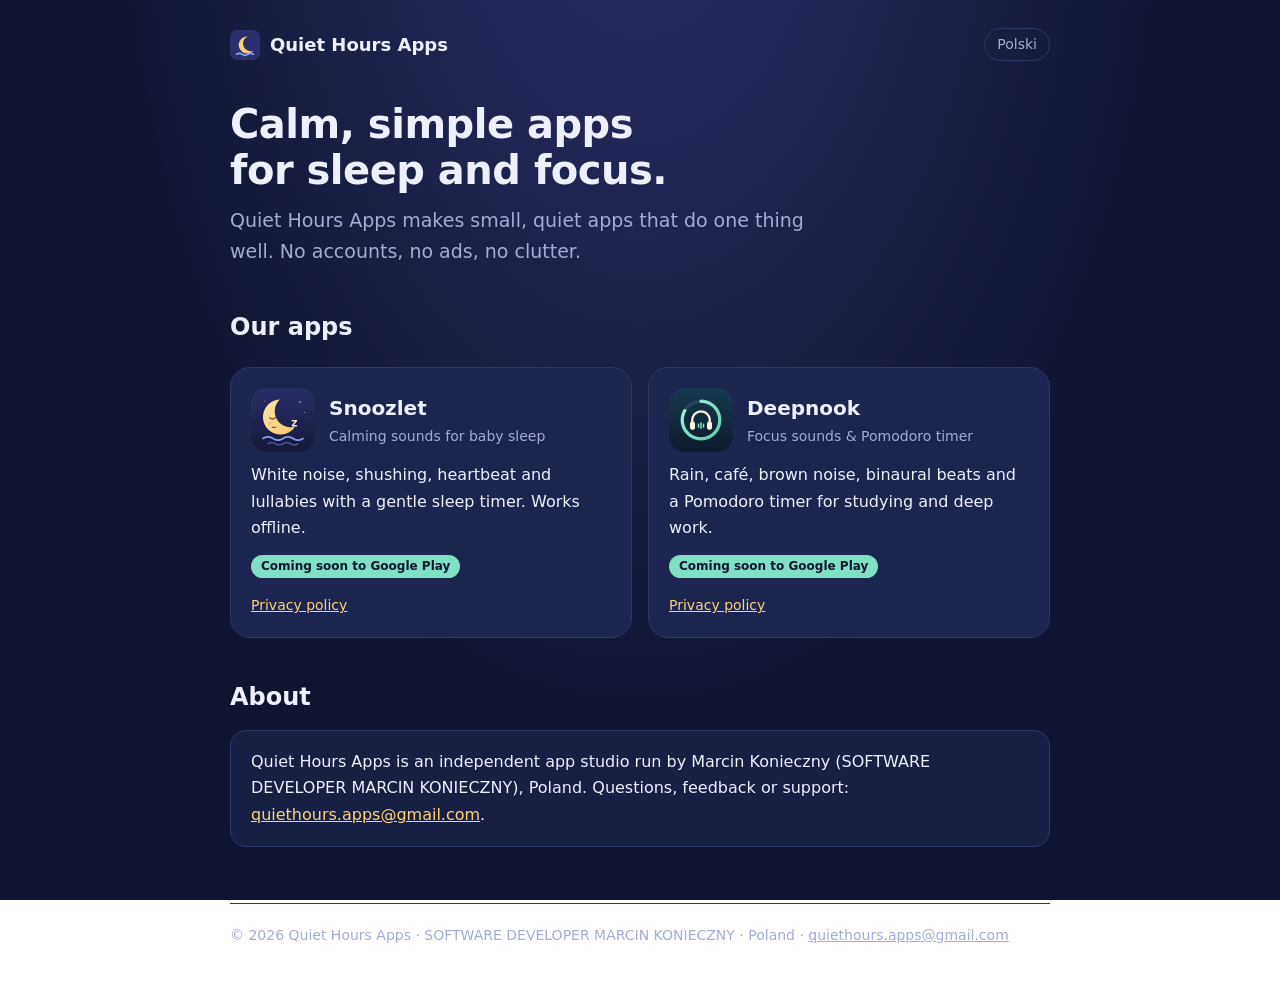
<file: index.html>
<!DOCTYPE html>
<html lang="en"><head><meta charset="utf-8"><meta name="viewport" content="width=device-width, initial-scale=1">
<title>Quiet Hours Apps</title><meta name="description" content="Quiet Hours Apps – calm, simple apps for sleep and focus.">
<link rel="icon" href="assets/favicon.png"><link rel="stylesheet" href="style.css"></head>
<body><div class="wrap">
<nav><a class="brand" href="index.html"><svg width="30" height="30" viewBox="0 0 64 64" aria-hidden="true"><rect width="64" height="64" rx="16" fill="#2b2f6b"/><path d="M38 14a18 18 0 1 0 12 30A15 15 0 0 1 38 14z" fill="#ffd27a"/><path d="M14 52q6-4 12 0t12 0t12 0" fill="none" stroke="#8fa6ff" stroke-width="3.5" stroke-linecap="round"/></svg>Quiet Hours Apps</a><span class="sp"></span><a class="lang" href="pl.html">Polski</a></nav>
<h1>Calm, simple apps<br>for sleep and focus.</h1>
<p class="lead">Quiet Hours Apps makes small, quiet apps that do one thing well. No accounts, no ads, no clutter.</p>
<h2>Our apps</h2><div class="apps"><div class="app"><div class="top"><img src="assets/snoozlet.png" alt="">
<div><h3>Snoozlet</h3><p class="tag">Calming sounds for baby sleep</p></div></div>
<p>White noise, shushing, heartbeat and lullabies with a gentle sleep timer. Works offline.</p>
<div><span class="badge">Coming soon to Google Play</span></div>
<div class="links"><a href="privacy/snoozlet.html">Privacy policy</a></div></div><div class="app"><div class="top"><img src="assets/deepnook.png" alt="">
<div><h3>Deepnook</h3><p class="tag">Focus sounds &amp; Pomodoro timer</p></div></div>
<p>Rain, café, brown noise, binaural beats and a Pomodoro timer for studying and deep work.</p>
<div><span class="badge">Coming soon to Google Play</span></div>
<div class="links"><a href="privacy/deepnook.html">Privacy policy</a></div></div></div>
<h2>About</h2><div class="box"><p style="margin:0">Quiet Hours Apps is an independent app studio run by Marcin Konieczny (SOFTWARE DEVELOPER MARCIN KONIECZNY), Poland. Questions, feedback or support: <a href="mailto:quiethours.apps@gmail.com">quiethours.apps@gmail.com</a>.</p></div>
<footer>© 2026 Quiet Hours Apps · SOFTWARE DEVELOPER MARCIN KONIECZNY · Poland · <a href="mailto:quiethours.apps@gmail.com">quiethours.apps@gmail.com</a></footer>
</div></body></html>
</file>
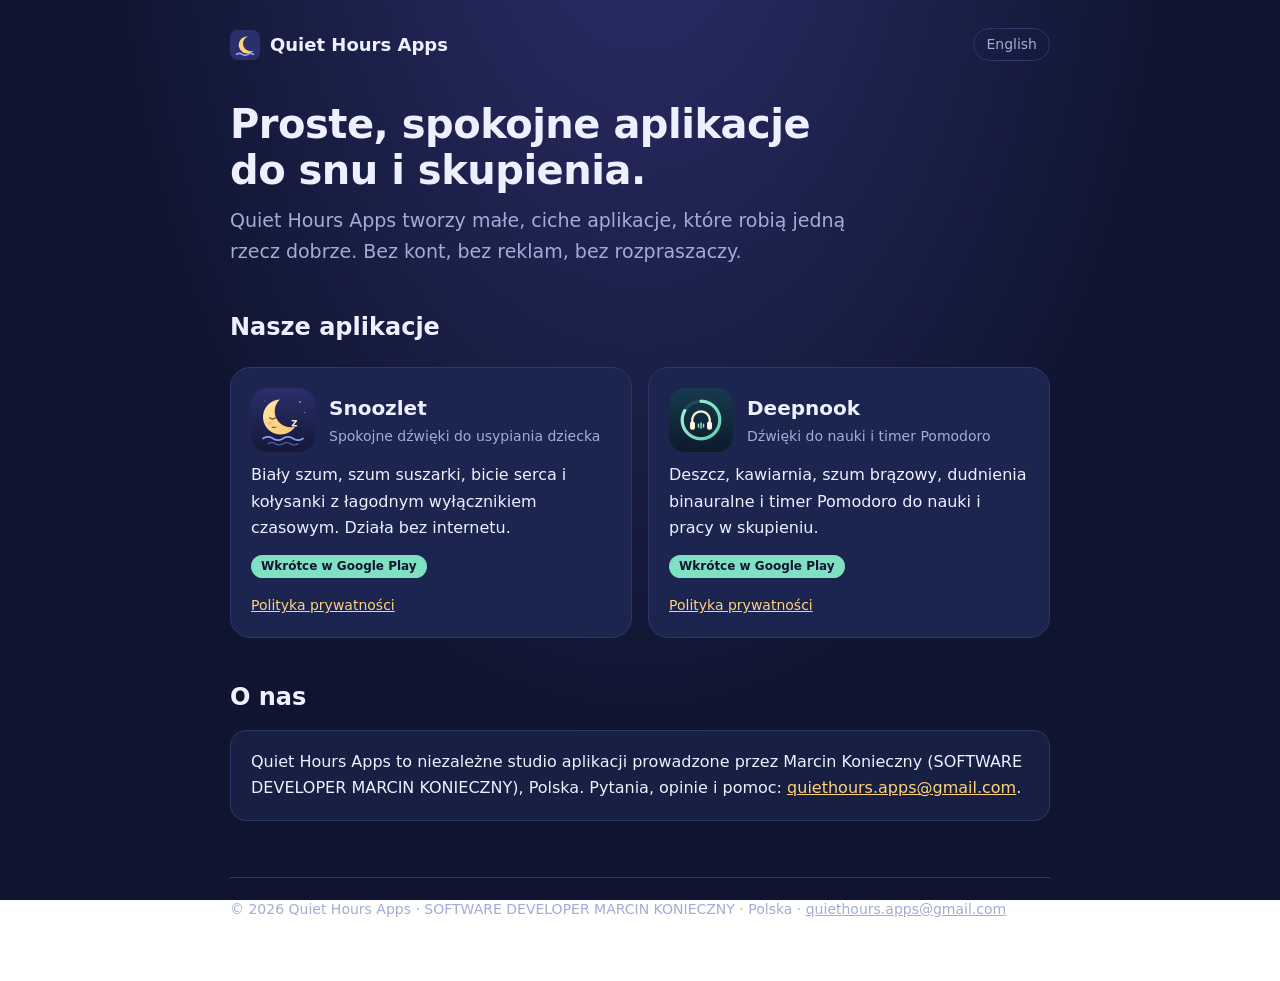
<file: pl.html>
<!DOCTYPE html>
<html lang="pl"><head><meta charset="utf-8"><meta name="viewport" content="width=device-width, initial-scale=1">
<title>Quiet Hours Apps – aplikacje do snu i skupienia</title><meta name="description" content="Quiet Hours Apps – calm, simple apps for sleep and focus.">
<link rel="icon" href="assets/favicon.png"><link rel="stylesheet" href="style.css"></head>
<body><div class="wrap">
<nav><a class="brand" href="pl.html"><svg width="30" height="30" viewBox="0 0 64 64" aria-hidden="true"><rect width="64" height="64" rx="16" fill="#2b2f6b"/><path d="M38 14a18 18 0 1 0 12 30A15 15 0 0 1 38 14z" fill="#ffd27a"/><path d="M14 52q6-4 12 0t12 0t12 0" fill="none" stroke="#8fa6ff" stroke-width="3.5" stroke-linecap="round"/></svg>Quiet Hours Apps</a><span class="sp"></span><a class="lang" href="index.html">English</a></nav>
<h1>Proste, spokojne aplikacje<br>do snu i skupienia.</h1>
<p class="lead">Quiet Hours Apps tworzy małe, ciche aplikacje, które robią jedną rzecz dobrze. Bez kont, bez reklam, bez rozpraszaczy.</p>
<h2>Nasze aplikacje</h2><div class="apps"><div class="app"><div class="top"><img src="assets/snoozlet.png" alt="">
<div><h3>Snoozlet</h3><p class="tag">Spokojne dźwięki do usypiania dziecka</p></div></div>
<p>Biały szum, szum suszarki, bicie serca i kołysanki z łagodnym wyłącznikiem czasowym. Działa bez internetu.</p>
<div><span class="badge">Wkrótce w Google Play</span></div>
<div class="links"><a href="privacy/snoozlet.html#pl">Polityka prywatności</a></div></div><div class="app"><div class="top"><img src="assets/deepnook.png" alt="">
<div><h3>Deepnook</h3><p class="tag">Dźwięki do nauki i timer Pomodoro</p></div></div>
<p>Deszcz, kawiarnia, szum brązowy, dudnienia binauralne i timer Pomodoro do nauki i pracy w skupieniu.</p>
<div><span class="badge">Wkrótce w Google Play</span></div>
<div class="links"><a href="privacy/deepnook.html#pl">Polityka prywatności</a></div></div></div>
<h2>O nas</h2><div class="box"><p style="margin:0">Quiet Hours Apps to niezależne studio aplikacji prowadzone przez Marcin Konieczny (SOFTWARE DEVELOPER MARCIN KONIECZNY), Polska. Pytania, opinie i pomoc: <a href="mailto:quiethours.apps@gmail.com">quiethours.apps@gmail.com</a>.</p></div>
<footer>© 2026 Quiet Hours Apps · SOFTWARE DEVELOPER MARCIN KONIECZNY · Polska · <a href="mailto:quiethours.apps@gmail.com">quiethours.apps@gmail.com</a></footer>
</div></body></html>
</file>
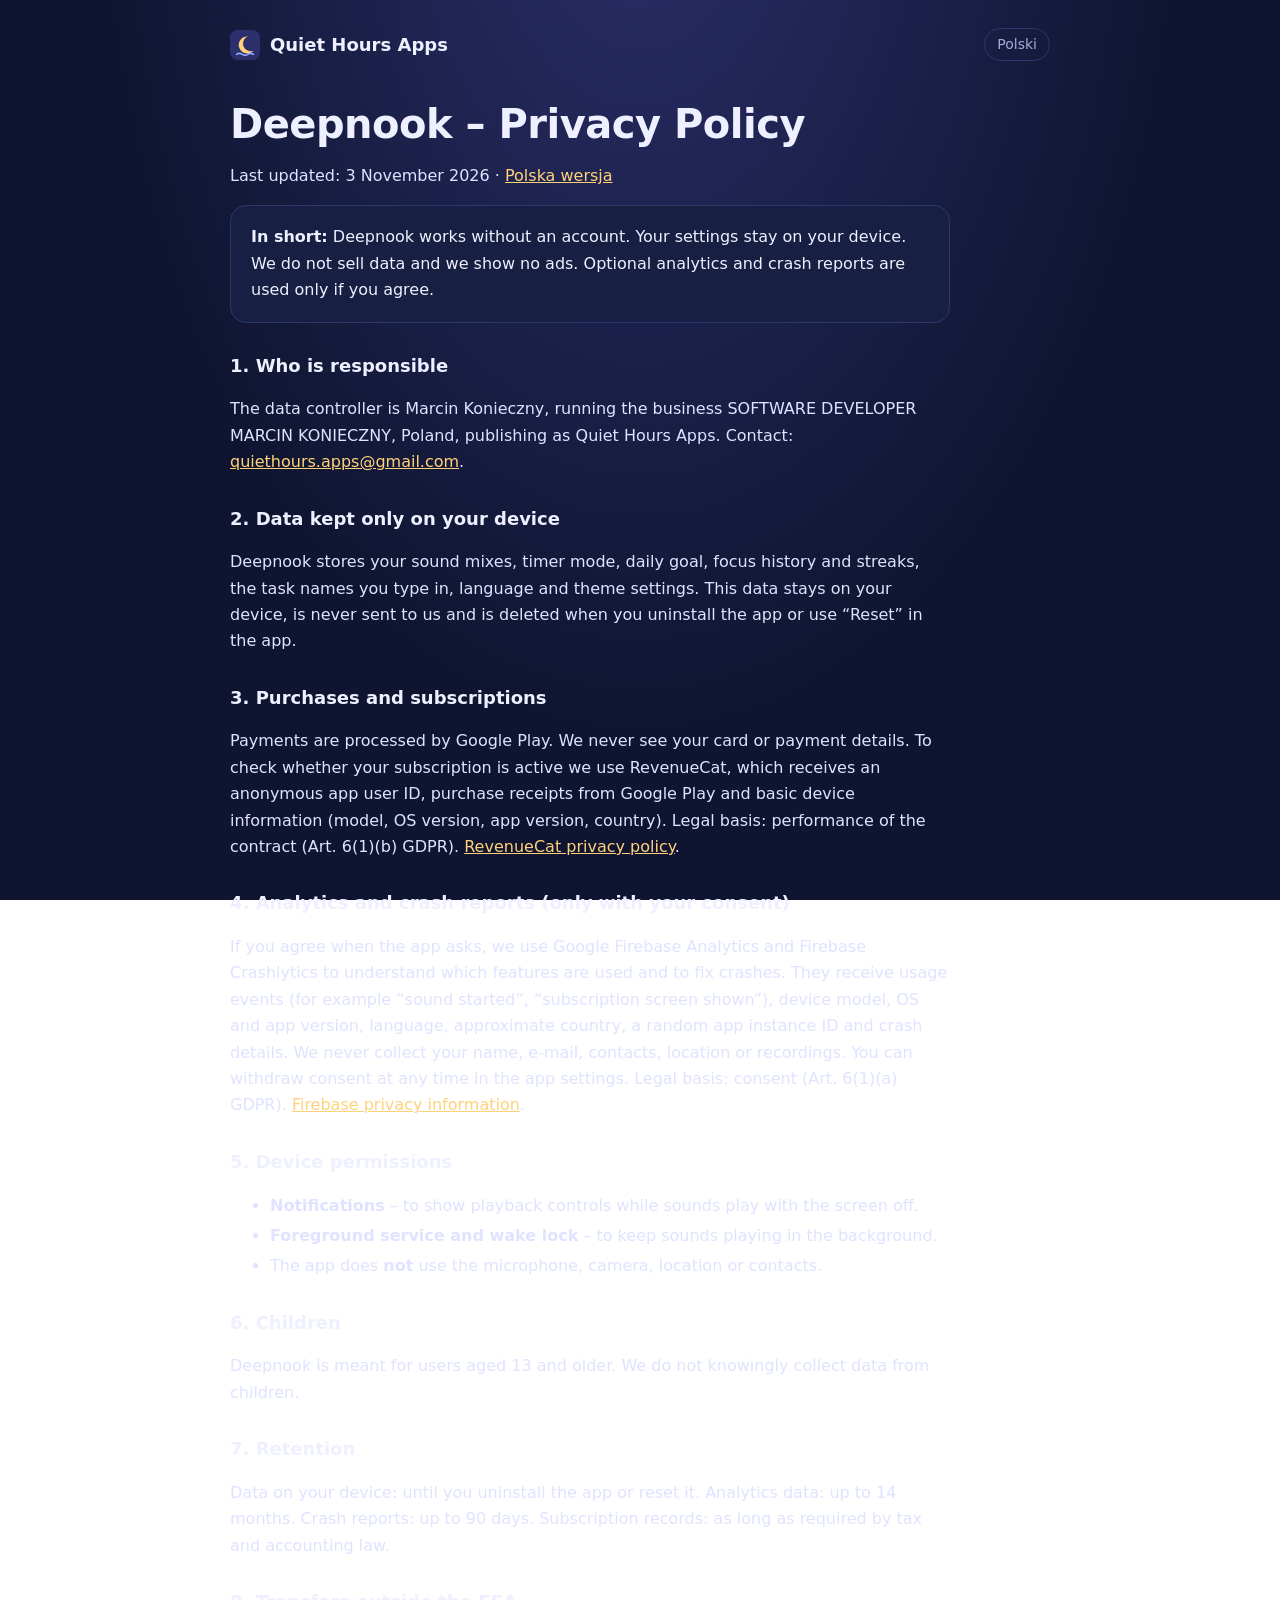
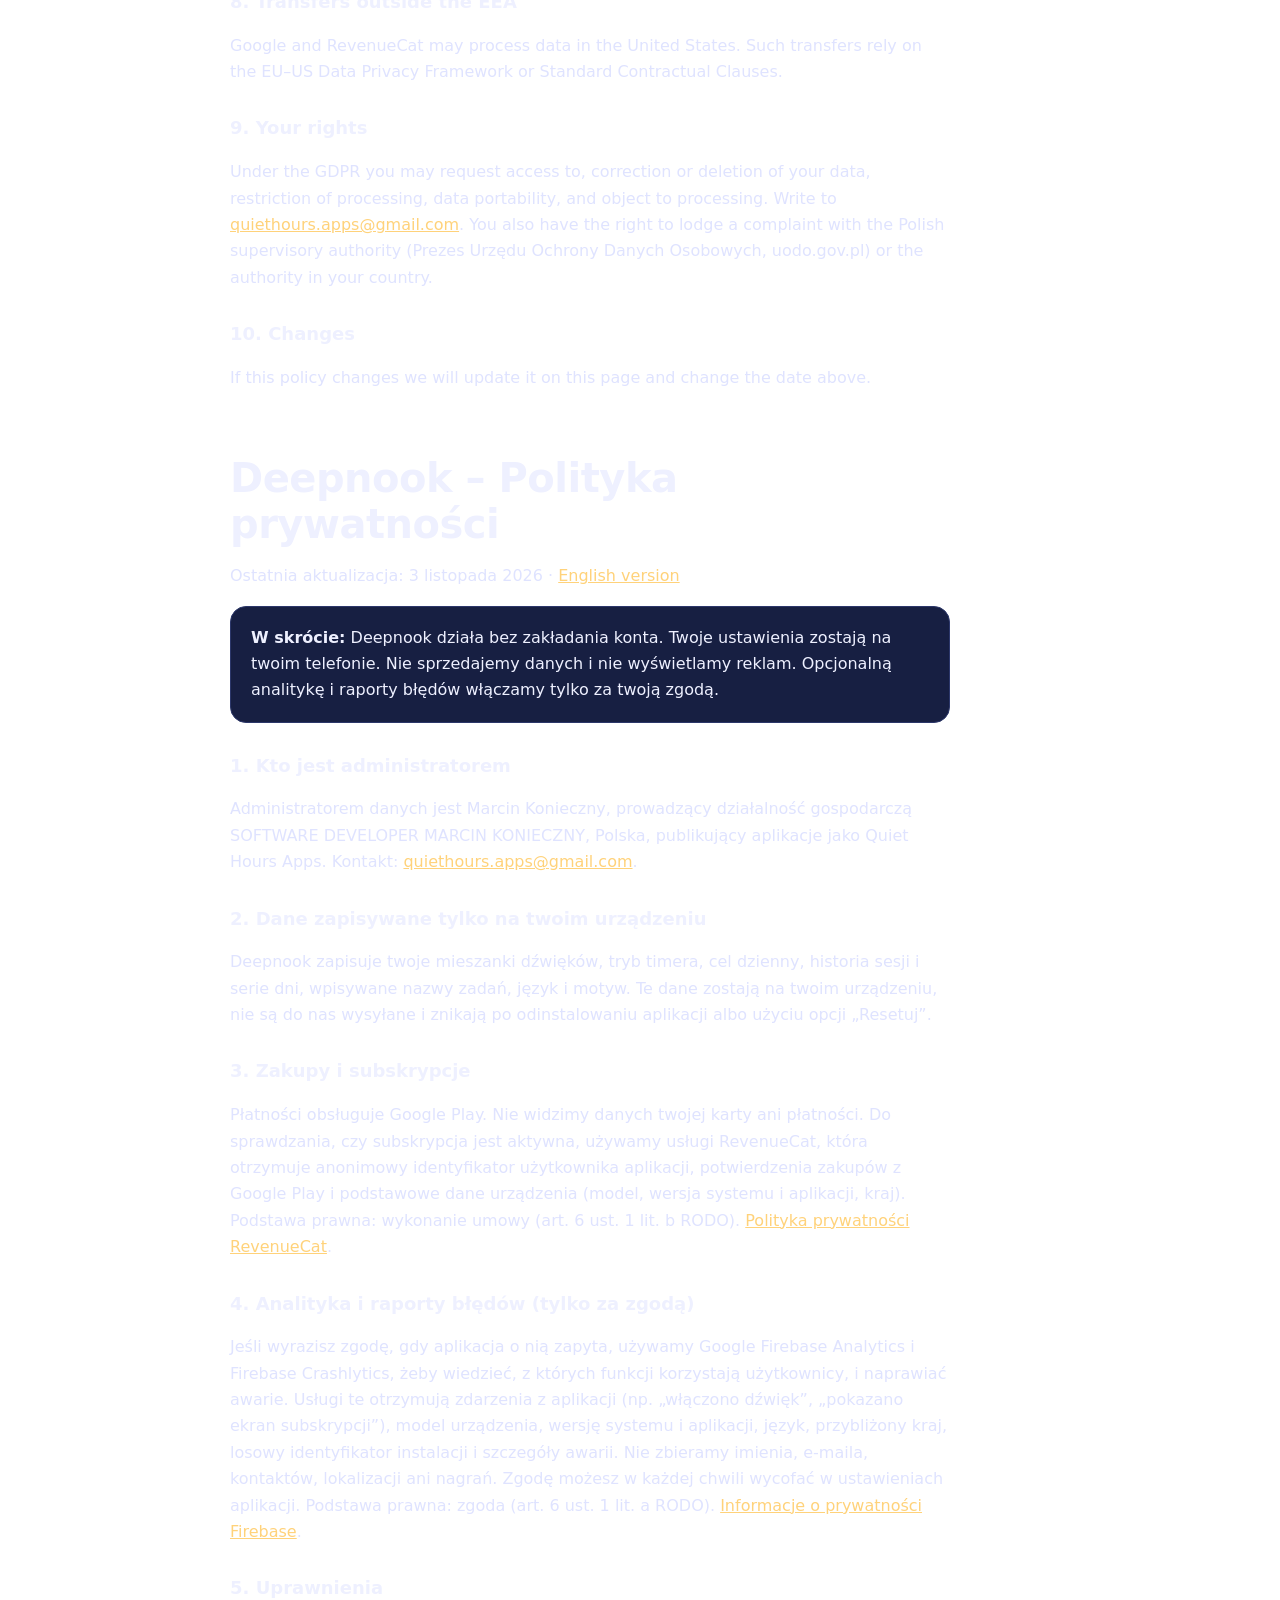
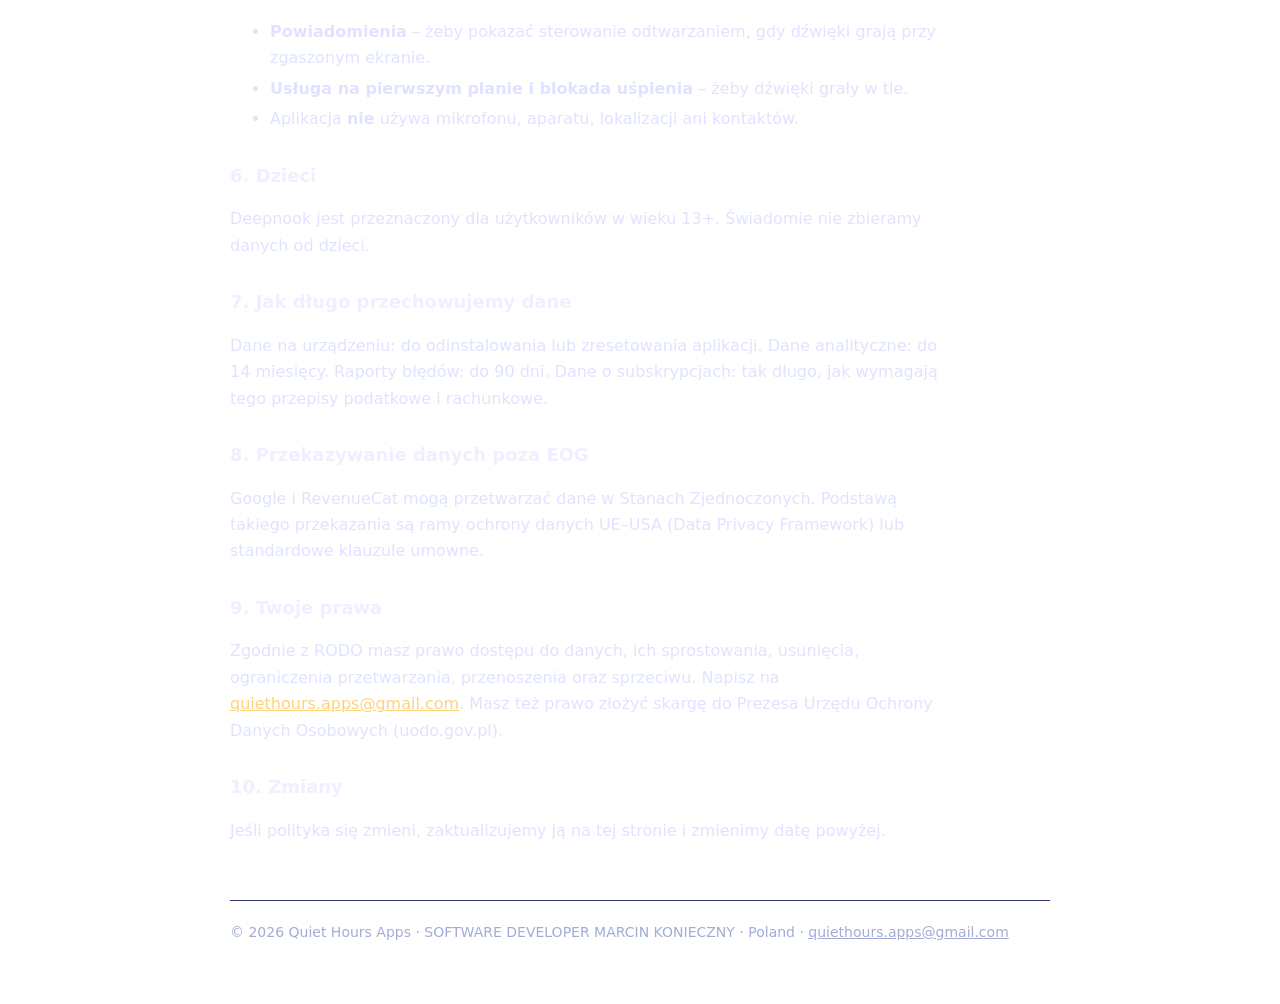
<file: privacy/deepnook.html>
<!DOCTYPE html>
<html lang="en"><head><meta charset="utf-8"><meta name="viewport" content="width=device-width, initial-scale=1">
<title>Deepnook – Privacy Policy</title><meta name="description" content="Quiet Hours Apps – calm, simple apps for sleep and focus.">
<link rel="icon" href="../assets/favicon.png"><link rel="stylesheet" href="../style.css"></head>
<body><div class="wrap">
<nav><a class="brand" href="../index.html"><svg width="30" height="30" viewBox="0 0 64 64" aria-hidden="true"><rect width="64" height="64" rx="16" fill="#2b2f6b"/><path d="M38 14a18 18 0 1 0 12 30A15 15 0 0 1 38 14z" fill="#ffd27a"/><path d="M14 52q6-4 12 0t12 0t12 0" fill="none" stroke="#8fa6ff" stroke-width="3.5" stroke-linecap="round"/></svg>Quiet Hours Apps</a><span class="sp"></span><a class="lang" href="#pl">Polski</a></nav>
<section class="legal" id="en">
<h1>Deepnook – Privacy Policy</h1><p class="muted">Last updated: 3 November 2026 · <a href="#pl">Polska wersja</a></p>
<div class="box"><b>In short:</b> Deepnook works without an account. Your settings stay on your device. We do not sell data and we show no ads. Optional analytics and crash reports are used only if you agree.</div>
<h3>1. Who is responsible</h3>
<p>The data controller is Marcin Konieczny, running the business SOFTWARE DEVELOPER MARCIN KONIECZNY, Poland, publishing as Quiet Hours Apps. Contact: <a href="mailto:quiethours.apps@gmail.com">quiethours.apps@gmail.com</a>.</p>
<h3>2. Data kept only on your device</h3>
<p>Deepnook stores your sound mixes, timer mode, daily goal, focus history and streaks, the task names you type in, language and theme settings. This data stays on your device, is never sent to us and is deleted when you uninstall the app or use “Reset” in the app.</p>
<h3>3. Purchases and subscriptions</h3>
<p>Payments are processed by Google Play. We never see your card or payment details. To check whether your subscription is active we use RevenueCat, which receives an anonymous app user ID, purchase receipts from Google Play and basic device information (model, OS version, app version, country). Legal basis: performance of the contract (Art. 6(1)(b) GDPR). <a href="https://www.revenuecat.com/privacy">RevenueCat privacy policy</a>.</p>
<h3>4. Analytics and crash reports (only with your consent)</h3>
<p>If you agree when the app asks, we use Google Firebase Analytics and Firebase Crashlytics to understand which features are used and to fix crashes. They receive usage events (for example “sound started”, “subscription screen shown”), device model, OS and app version, language, approximate country, a random app instance ID and crash details. We never collect your name, e-mail, contacts, location or recordings. You can withdraw consent at any time in the app settings. Legal basis: consent (Art. 6(1)(a) GDPR). <a href="https://firebase.google.com/support/privacy">Firebase privacy information</a>.</p>
<h3>5. Device permissions</h3>
<ul><li><b>Notifications</b> – to show playback controls while sounds play with the screen off.</li>
<li><b>Foreground service and wake lock</b> – to keep sounds playing in the background.</li>
<li>The app does <b>not</b> use the microphone, camera, location or contacts.</li></ul>
<h3>6. Children</h3><p>Deepnook is meant for users aged 13 and older. We do not knowingly collect data from children.</p>
<h3>7. Retention</h3><p>Data on your device: until you uninstall the app or reset it. Analytics data: up to 14 months. Crash reports: up to 90 days. Subscription records: as long as required by tax and accounting law.</p>
<h3>8. Transfers outside the EEA</h3><p>Google and RevenueCat may process data in the United States. Such transfers rely on the EU–US Data Privacy Framework or Standard Contractual Clauses.</p>
<h3>9. Your rights</h3><p>Under the GDPR you may request access to, correction or deletion of your data, restriction of processing, data portability, and object to processing. Write to <a href="mailto:quiethours.apps@gmail.com">quiethours.apps@gmail.com</a>. You also have the right to lodge a complaint with the Polish supervisory authority (Prezes Urzędu Ochrony Danych Osobowych, uodo.gov.pl) or the authority in your country.</p>
<h3>10. Changes</h3><p>If this policy changes we will update it on this page and change the date above.</p>
</section><section class="legal" id="pl" style="margin-top:64px">
<h1>Deepnook – Polityka prywatności</h1><p class="muted">Ostatnia aktualizacja: 3 listopada 2026 · <a href="#en">English version</a></p>
<div class="box"><b>W skrócie:</b> Deepnook działa bez zakładania konta. Twoje ustawienia zostają na twoim telefonie. Nie sprzedajemy danych i nie wyświetlamy reklam. Opcjonalną analitykę i raporty błędów włączamy tylko za twoją zgodą.</div>
<h3>1. Kto jest administratorem</h3>
<p>Administratorem danych jest Marcin Konieczny, prowadzący działalność gospodarczą SOFTWARE DEVELOPER MARCIN KONIECZNY, Polska, publikujący aplikacje jako Quiet Hours Apps. Kontakt: <a href="mailto:quiethours.apps@gmail.com">quiethours.apps@gmail.com</a>.</p>
<h3>2. Dane zapisywane tylko na twoim urządzeniu</h3>
<p>Deepnook zapisuje twoje mieszanki dźwięków, tryb timera, cel dzienny, historia sesji i serie dni, wpisywane nazwy zadań, język i motyw. Te dane zostają na twoim urządzeniu, nie są do nas wysyłane i znikają po odinstalowaniu aplikacji albo użyciu opcji „Resetuj”.</p>
<h3>3. Zakupy i subskrypcje</h3>
<p>Płatności obsługuje Google Play. Nie widzimy danych twojej karty ani płatności. Do sprawdzania, czy subskrypcja jest aktywna, używamy usługi RevenueCat, która otrzymuje anonimowy identyfikator użytkownika aplikacji, potwierdzenia zakupów z Google Play i podstawowe dane urządzenia (model, wersja systemu i aplikacji, kraj). Podstawa prawna: wykonanie umowy (art. 6 ust. 1 lit. b RODO). <a href="https://www.revenuecat.com/privacy">Polityka prywatności RevenueCat</a>.</p>
<h3>4. Analityka i raporty błędów (tylko za zgodą)</h3>
<p>Jeśli wyrazisz zgodę, gdy aplikacja o nią zapyta, używamy Google Firebase Analytics i Firebase Crashlytics, żeby wiedzieć, z których funkcji korzystają użytkownicy, i naprawiać awarie. Usługi te otrzymują zdarzenia z aplikacji (np. „włączono dźwięk”, „pokazano ekran subskrypcji”), model urządzenia, wersję systemu i aplikacji, język, przybliżony kraj, losowy identyfikator instalacji i szczegóły awarii. Nie zbieramy imienia, e-maila, kontaktów, lokalizacji ani nagrań. Zgodę możesz w każdej chwili wycofać w ustawieniach aplikacji. Podstawa prawna: zgoda (art. 6 ust. 1 lit. a RODO). <a href="https://firebase.google.com/support/privacy">Informacje o prywatności Firebase</a>.</p>
<h3>5. Uprawnienia</h3>
<ul><li><b>Powiadomienia</b> – żeby pokazać sterowanie odtwarzaniem, gdy dźwięki grają przy zgaszonym ekranie.</li>
<li><b>Usługa na pierwszym planie i blokada uśpienia</b> – żeby dźwięki grały w tle.</li>
<li>Aplikacja <b>nie</b> używa mikrofonu, aparatu, lokalizacji ani kontaktów.</li></ul>
<h3>6. Dzieci</h3><p>Deepnook jest przeznaczony dla użytkowników w wieku 13+. Świadomie nie zbieramy danych od dzieci.</p>
<h3>7. Jak długo przechowujemy dane</h3><p>Dane na urządzeniu: do odinstalowania lub zresetowania aplikacji. Dane analityczne: do 14 miesięcy. Raporty błędów: do 90 dni. Dane o subskrypcjach: tak długo, jak wymagają tego przepisy podatkowe i rachunkowe.</p>
<h3>8. Przekazywanie danych poza EOG</h3><p>Google i RevenueCat mogą przetwarzać dane w Stanach Zjednoczonych. Podstawą takiego przekazania są ramy ochrony danych UE–USA (Data Privacy Framework) lub standardowe klauzule umowne.</p>
<h3>9. Twoje prawa</h3><p>Zgodnie z RODO masz prawo dostępu do danych, ich sprostowania, usunięcia, ograniczenia przetwarzania, przenoszenia oraz sprzeciwu. Napisz na <a href="mailto:quiethours.apps@gmail.com">quiethours.apps@gmail.com</a>. Masz też prawo złożyć skargę do Prezesa Urzędu Ochrony Danych Osobowych (uodo.gov.pl).</p>
<h3>10. Zmiany</h3><p>Jeśli polityka się zmieni, zaktualizujemy ją na tej stronie i zmienimy datę powyżej.</p>
</section>
<footer>© 2026 Quiet Hours Apps · SOFTWARE DEVELOPER MARCIN KONIECZNY · Poland · <a href="mailto:quiethours.apps@gmail.com">quiethours.apps@gmail.com</a></footer>
</div></body></html>
</file>
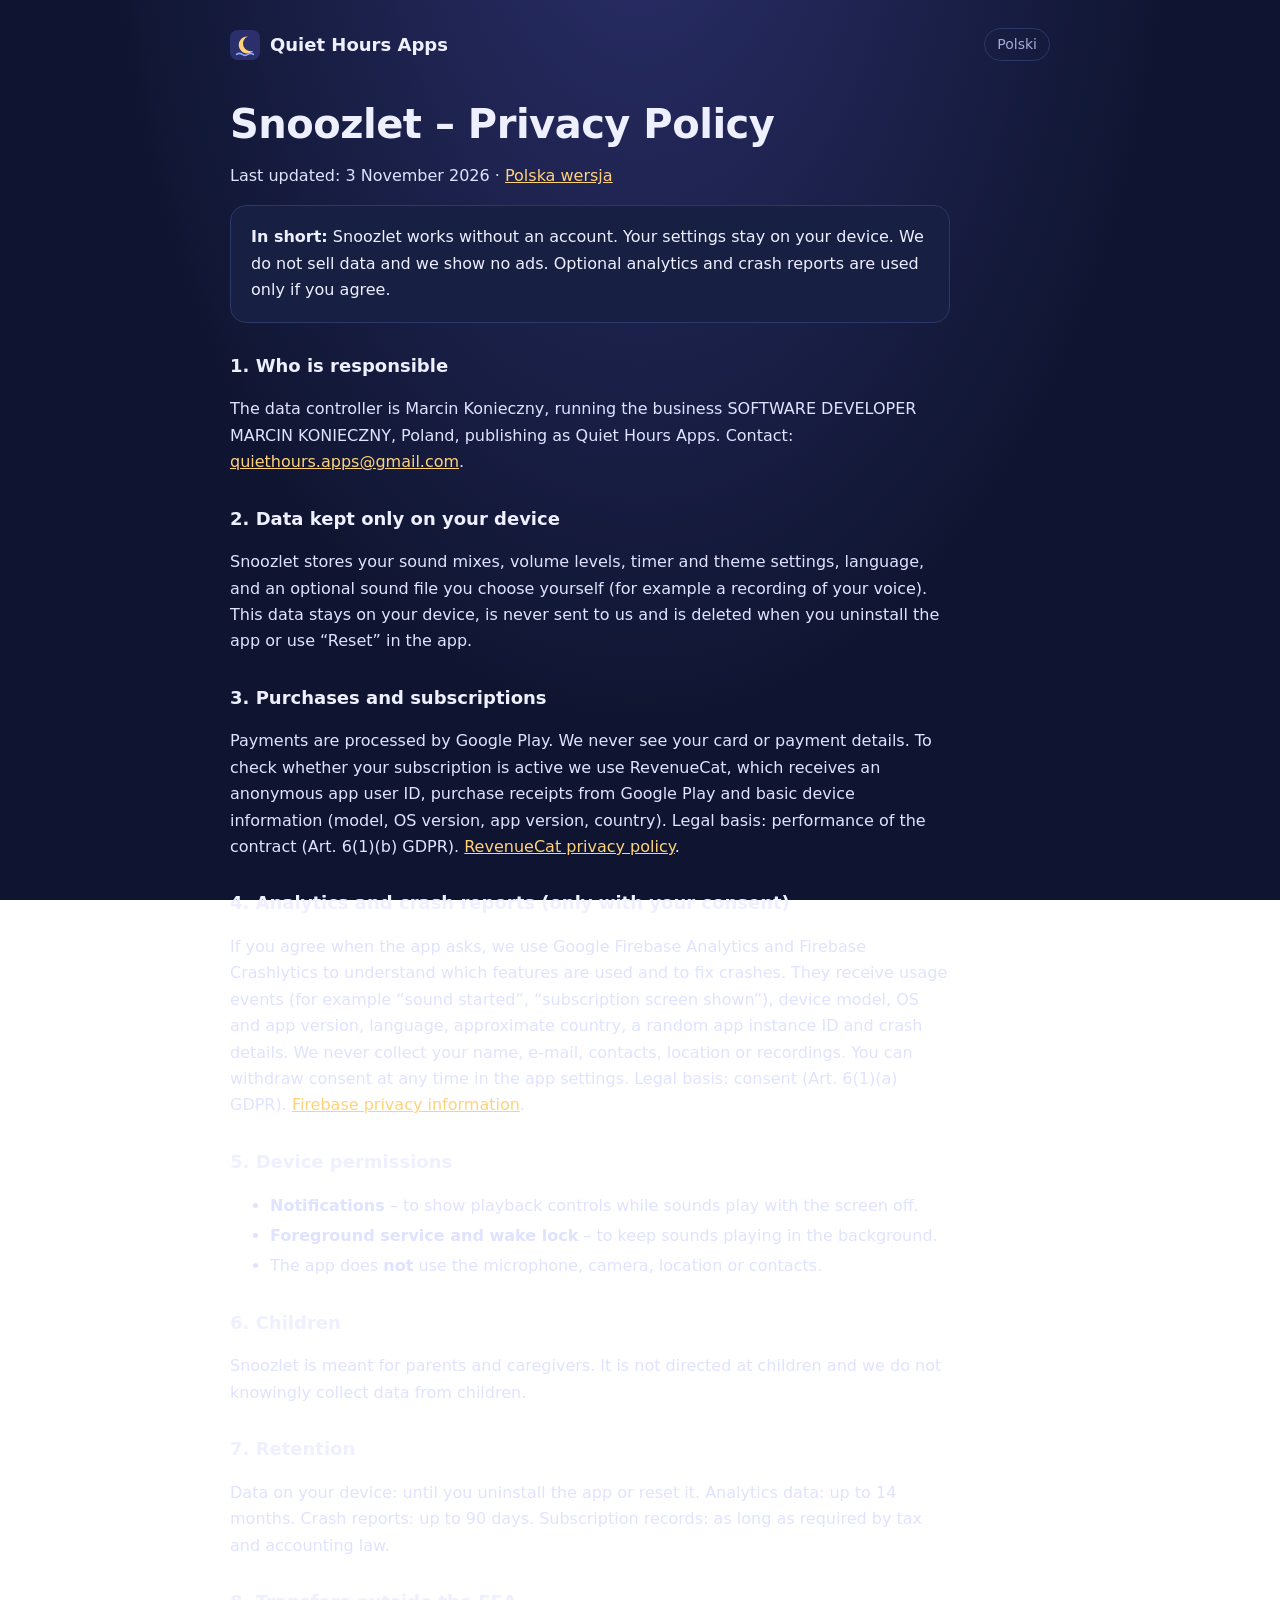
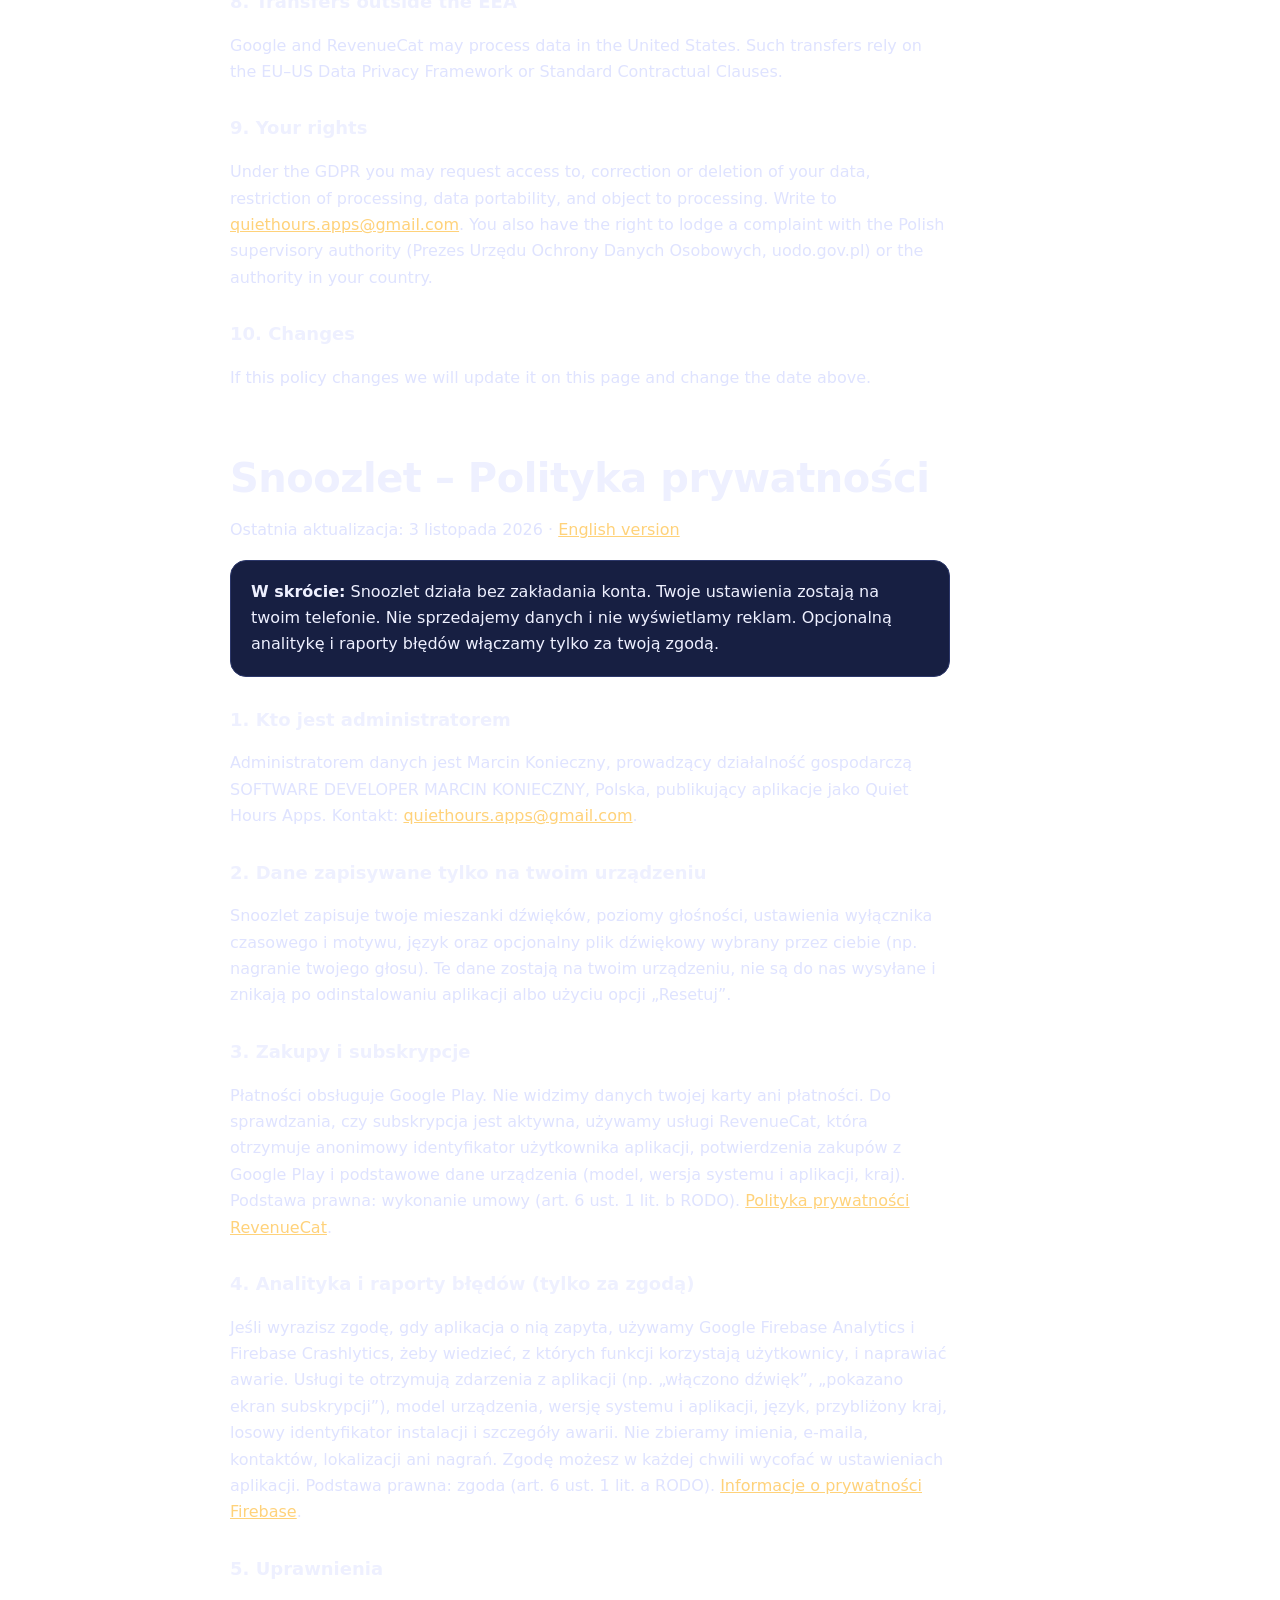
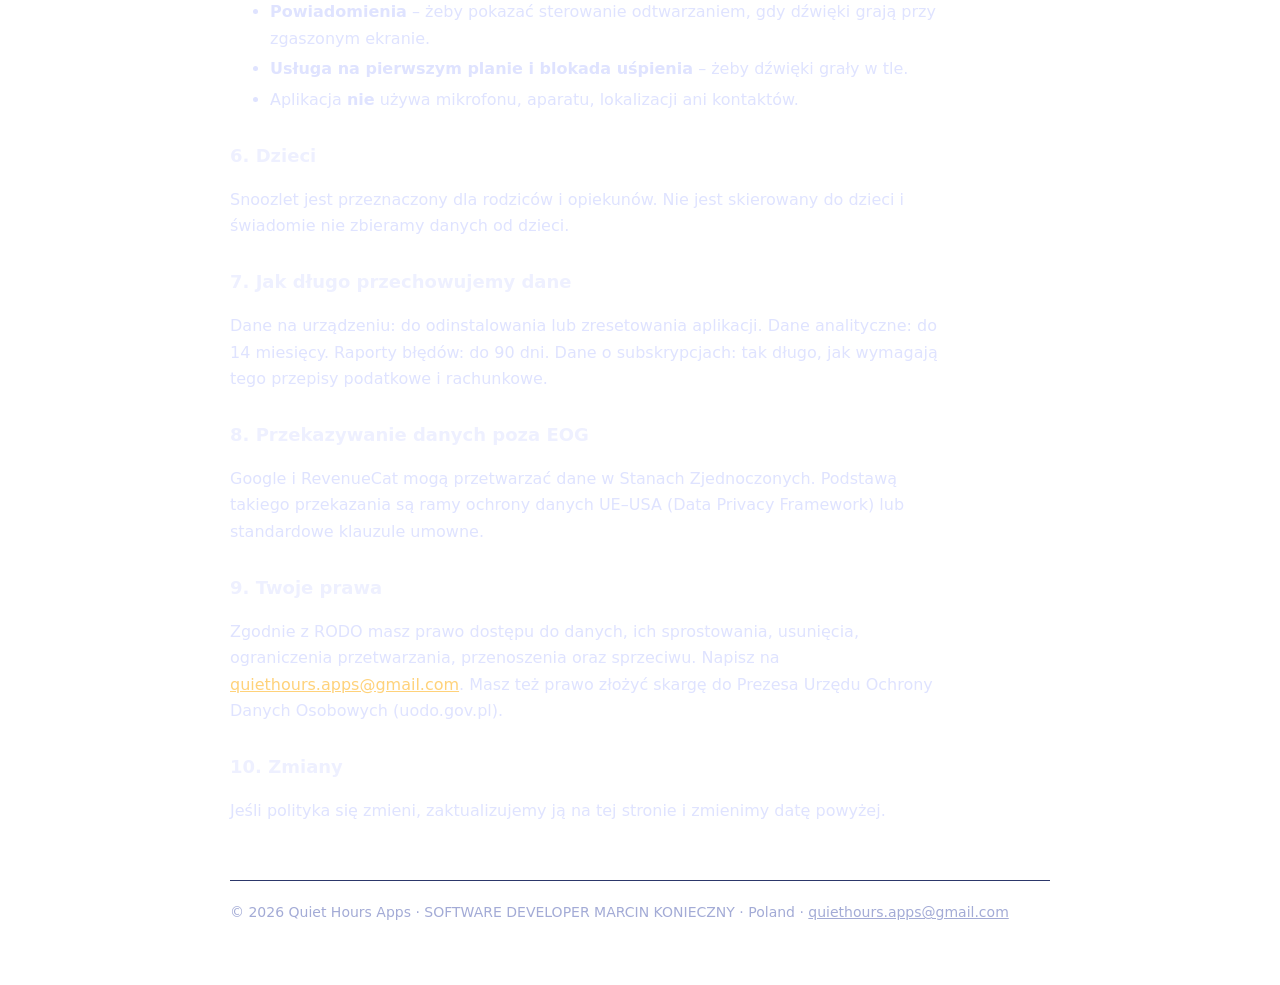
<file: privacy/snoozlet.html>
<!DOCTYPE html>
<html lang="en"><head><meta charset="utf-8"><meta name="viewport" content="width=device-width, initial-scale=1">
<title>Snoozlet – Privacy Policy</title><meta name="description" content="Quiet Hours Apps – calm, simple apps for sleep and focus.">
<link rel="icon" href="../assets/favicon.png"><link rel="stylesheet" href="../style.css"></head>
<body><div class="wrap">
<nav><a class="brand" href="../index.html"><svg width="30" height="30" viewBox="0 0 64 64" aria-hidden="true"><rect width="64" height="64" rx="16" fill="#2b2f6b"/><path d="M38 14a18 18 0 1 0 12 30A15 15 0 0 1 38 14z" fill="#ffd27a"/><path d="M14 52q6-4 12 0t12 0t12 0" fill="none" stroke="#8fa6ff" stroke-width="3.5" stroke-linecap="round"/></svg>Quiet Hours Apps</a><span class="sp"></span><a class="lang" href="#pl">Polski</a></nav>
<section class="legal" id="en">
<h1>Snoozlet – Privacy Policy</h1><p class="muted">Last updated: 3 November 2026 · <a href="#pl">Polska wersja</a></p>
<div class="box"><b>In short:</b> Snoozlet works without an account. Your settings stay on your device. We do not sell data and we show no ads. Optional analytics and crash reports are used only if you agree.</div>
<h3>1. Who is responsible</h3>
<p>The data controller is Marcin Konieczny, running the business SOFTWARE DEVELOPER MARCIN KONIECZNY, Poland, publishing as Quiet Hours Apps. Contact: <a href="mailto:quiethours.apps@gmail.com">quiethours.apps@gmail.com</a>.</p>
<h3>2. Data kept only on your device</h3>
<p>Snoozlet stores your sound mixes, volume levels, timer and theme settings, language, and an optional sound file you choose yourself (for example a recording of your voice). This data stays on your device, is never sent to us and is deleted when you uninstall the app or use “Reset” in the app.</p>
<h3>3. Purchases and subscriptions</h3>
<p>Payments are processed by Google Play. We never see your card or payment details. To check whether your subscription is active we use RevenueCat, which receives an anonymous app user ID, purchase receipts from Google Play and basic device information (model, OS version, app version, country). Legal basis: performance of the contract (Art. 6(1)(b) GDPR). <a href="https://www.revenuecat.com/privacy">RevenueCat privacy policy</a>.</p>
<h3>4. Analytics and crash reports (only with your consent)</h3>
<p>If you agree when the app asks, we use Google Firebase Analytics and Firebase Crashlytics to understand which features are used and to fix crashes. They receive usage events (for example “sound started”, “subscription screen shown”), device model, OS and app version, language, approximate country, a random app instance ID and crash details. We never collect your name, e-mail, contacts, location or recordings. You can withdraw consent at any time in the app settings. Legal basis: consent (Art. 6(1)(a) GDPR). <a href="https://firebase.google.com/support/privacy">Firebase privacy information</a>.</p>
<h3>5. Device permissions</h3>
<ul><li><b>Notifications</b> – to show playback controls while sounds play with the screen off.</li>
<li><b>Foreground service and wake lock</b> – to keep sounds playing in the background.</li>
<li>The app does <b>not</b> use the microphone, camera, location or contacts.</li></ul>
<h3>6. Children</h3><p>Snoozlet is meant for parents and caregivers. It is not directed at children and we do not knowingly collect data from children.</p>
<h3>7. Retention</h3><p>Data on your device: until you uninstall the app or reset it. Analytics data: up to 14 months. Crash reports: up to 90 days. Subscription records: as long as required by tax and accounting law.</p>
<h3>8. Transfers outside the EEA</h3><p>Google and RevenueCat may process data in the United States. Such transfers rely on the EU–US Data Privacy Framework or Standard Contractual Clauses.</p>
<h3>9. Your rights</h3><p>Under the GDPR you may request access to, correction or deletion of your data, restriction of processing, data portability, and object to processing. Write to <a href="mailto:quiethours.apps@gmail.com">quiethours.apps@gmail.com</a>. You also have the right to lodge a complaint with the Polish supervisory authority (Prezes Urzędu Ochrony Danych Osobowych, uodo.gov.pl) or the authority in your country.</p>
<h3>10. Changes</h3><p>If this policy changes we will update it on this page and change the date above.</p>
</section><section class="legal" id="pl" style="margin-top:64px">
<h1>Snoozlet – Polityka prywatności</h1><p class="muted">Ostatnia aktualizacja: 3 listopada 2026 · <a href="#en">English version</a></p>
<div class="box"><b>W skrócie:</b> Snoozlet działa bez zakładania konta. Twoje ustawienia zostają na twoim telefonie. Nie sprzedajemy danych i nie wyświetlamy reklam. Opcjonalną analitykę i raporty błędów włączamy tylko za twoją zgodą.</div>
<h3>1. Kto jest administratorem</h3>
<p>Administratorem danych jest Marcin Konieczny, prowadzący działalność gospodarczą SOFTWARE DEVELOPER MARCIN KONIECZNY, Polska, publikujący aplikacje jako Quiet Hours Apps. Kontakt: <a href="mailto:quiethours.apps@gmail.com">quiethours.apps@gmail.com</a>.</p>
<h3>2. Dane zapisywane tylko na twoim urządzeniu</h3>
<p>Snoozlet zapisuje twoje mieszanki dźwięków, poziomy głośności, ustawienia wyłącznika czasowego i motywu, język oraz opcjonalny plik dźwiękowy wybrany przez ciebie (np. nagranie twojego głosu). Te dane zostają na twoim urządzeniu, nie są do nas wysyłane i znikają po odinstalowaniu aplikacji albo użyciu opcji „Resetuj”.</p>
<h3>3. Zakupy i subskrypcje</h3>
<p>Płatności obsługuje Google Play. Nie widzimy danych twojej karty ani płatności. Do sprawdzania, czy subskrypcja jest aktywna, używamy usługi RevenueCat, która otrzymuje anonimowy identyfikator użytkownika aplikacji, potwierdzenia zakupów z Google Play i podstawowe dane urządzenia (model, wersja systemu i aplikacji, kraj). Podstawa prawna: wykonanie umowy (art. 6 ust. 1 lit. b RODO). <a href="https://www.revenuecat.com/privacy">Polityka prywatności RevenueCat</a>.</p>
<h3>4. Analityka i raporty błędów (tylko za zgodą)</h3>
<p>Jeśli wyrazisz zgodę, gdy aplikacja o nią zapyta, używamy Google Firebase Analytics i Firebase Crashlytics, żeby wiedzieć, z których funkcji korzystają użytkownicy, i naprawiać awarie. Usługi te otrzymują zdarzenia z aplikacji (np. „włączono dźwięk”, „pokazano ekran subskrypcji”), model urządzenia, wersję systemu i aplikacji, język, przybliżony kraj, losowy identyfikator instalacji i szczegóły awarii. Nie zbieramy imienia, e-maila, kontaktów, lokalizacji ani nagrań. Zgodę możesz w każdej chwili wycofać w ustawieniach aplikacji. Podstawa prawna: zgoda (art. 6 ust. 1 lit. a RODO). <a href="https://firebase.google.com/support/privacy">Informacje o prywatności Firebase</a>.</p>
<h3>5. Uprawnienia</h3>
<ul><li><b>Powiadomienia</b> – żeby pokazać sterowanie odtwarzaniem, gdy dźwięki grają przy zgaszonym ekranie.</li>
<li><b>Usługa na pierwszym planie i blokada uśpienia</b> – żeby dźwięki grały w tle.</li>
<li>Aplikacja <b>nie</b> używa mikrofonu, aparatu, lokalizacji ani kontaktów.</li></ul>
<h3>6. Dzieci</h3><p>Snoozlet jest przeznaczony dla rodziców i opiekunów. Nie jest skierowany do dzieci i świadomie nie zbieramy danych od dzieci.</p>
<h3>7. Jak długo przechowujemy dane</h3><p>Dane na urządzeniu: do odinstalowania lub zresetowania aplikacji. Dane analityczne: do 14 miesięcy. Raporty błędów: do 90 dni. Dane o subskrypcjach: tak długo, jak wymagają tego przepisy podatkowe i rachunkowe.</p>
<h3>8. Przekazywanie danych poza EOG</h3><p>Google i RevenueCat mogą przetwarzać dane w Stanach Zjednoczonych. Podstawą takiego przekazania są ramy ochrony danych UE–USA (Data Privacy Framework) lub standardowe klauzule umowne.</p>
<h3>9. Twoje prawa</h3><p>Zgodnie z RODO masz prawo dostępu do danych, ich sprostowania, usunięcia, ograniczenia przetwarzania, przenoszenia oraz sprzeciwu. Napisz na <a href="mailto:quiethours.apps@gmail.com">quiethours.apps@gmail.com</a>. Masz też prawo złożyć skargę do Prezesa Urzędu Ochrony Danych Osobowych (uodo.gov.pl).</p>
<h3>10. Zmiany</h3><p>Jeśli polityka się zmieni, zaktualizujemy ją na tej stronie i zmienimy datę powyżej.</p>
</section>
<footer>© 2026 Quiet Hours Apps · SOFTWARE DEVELOPER MARCIN KONIECZNY · Poland · <a href="mailto:quiethours.apps@gmail.com">quiethours.apps@gmail.com</a></footer>
</div></body></html>
</file>
<file: style.css>
:root{--bg:#0f1530;--bg2:#171f42;--card:#1c2550;--txt:#eef0ff;--muted:#a3abd6;--accent:#ffd27a;--mint:#7fe0c3;--line:#2c376a}
*{box-sizing:border-box}html{-webkit-text-size-adjust:100%}
body{margin:0;font:16px/1.65 system-ui,-apple-system,"Segoe UI",Roboto,sans-serif;color:var(--txt);background:radial-gradient(ellipse at 50% -20%,#2b2f6b 0%,var(--bg) 60%) fixed}
a{color:var(--accent)}a:hover{opacity:.85}
.wrap{max-width:860px;margin:0 auto;padding:28px 20px 60px}
nav{display:flex;align-items:center;gap:12px;margin-bottom:40px}
nav .brand{display:flex;align-items:center;gap:10px;color:var(--txt);text-decoration:none;font-weight:800;font-size:18px}
nav .sp{flex:1}nav .lang{color:var(--muted);text-decoration:none;font-size:14px;border:1px solid var(--line);border-radius:99px;padding:4px 12px}
h1{font-size:40px;line-height:1.15;margin:0 0 12px;letter-spacing:-.5px}
h2{font-size:24px;margin:40px 0 12px}h3{font-size:18px;margin:28px 0 6px}
.lead{color:var(--muted);font-size:19px;max-width:620px;margin:0}
.apps{display:grid;grid-template-columns:repeat(auto-fit,minmax(260px,1fr));gap:16px;margin-top:20px}
.app{background:var(--card);border:1px solid var(--line);border-radius:20px;padding:20px;display:flex;flex-direction:column;gap:10px}
.app .top{display:flex;gap:14px;align-items:center}
.app img{width:64px;height:64px;border-radius:16px}
.app h3{margin:0;font-size:20px}.app .tag{color:var(--muted);font-size:14px;margin:0}
.app p{margin:0}.app .links{display:flex;gap:14px;flex-wrap:wrap;font-size:14px;margin-top:auto;padding-top:6px}
.badge{display:inline-block;font-size:12px;font-weight:700;color:#0f1530;background:var(--mint);border-radius:99px;padding:2px 10px}
.box{background:var(--bg2);border:1px solid var(--line);border-radius:16px;padding:18px 20px}
.legal{max-width:720px}.legal li{margin:4px 0}.legal p,.legal li{color:#dfe3ff}
.muted{color:var(--muted)}
footer{margin-top:56px;padding-top:20px;border-top:1px solid var(--line);color:var(--muted);font-size:14px}
footer a{color:var(--muted)}
</file>
